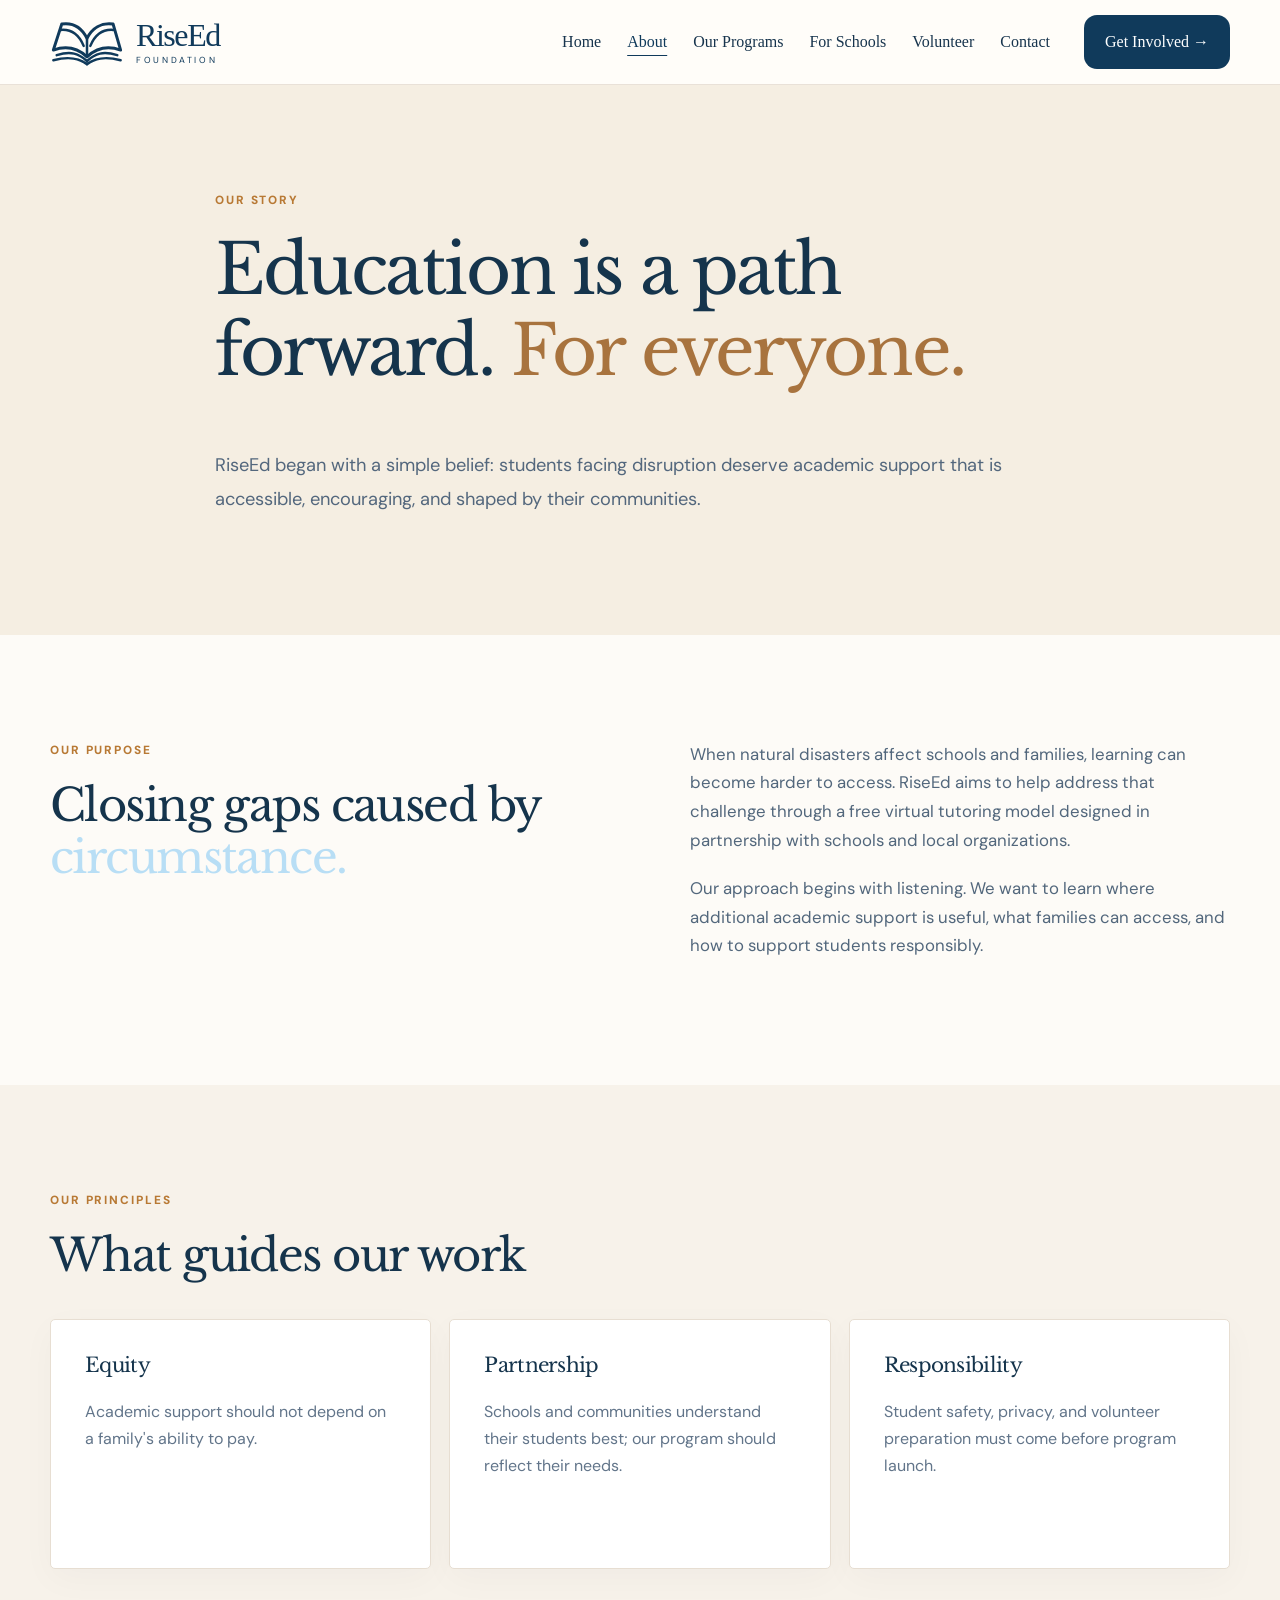
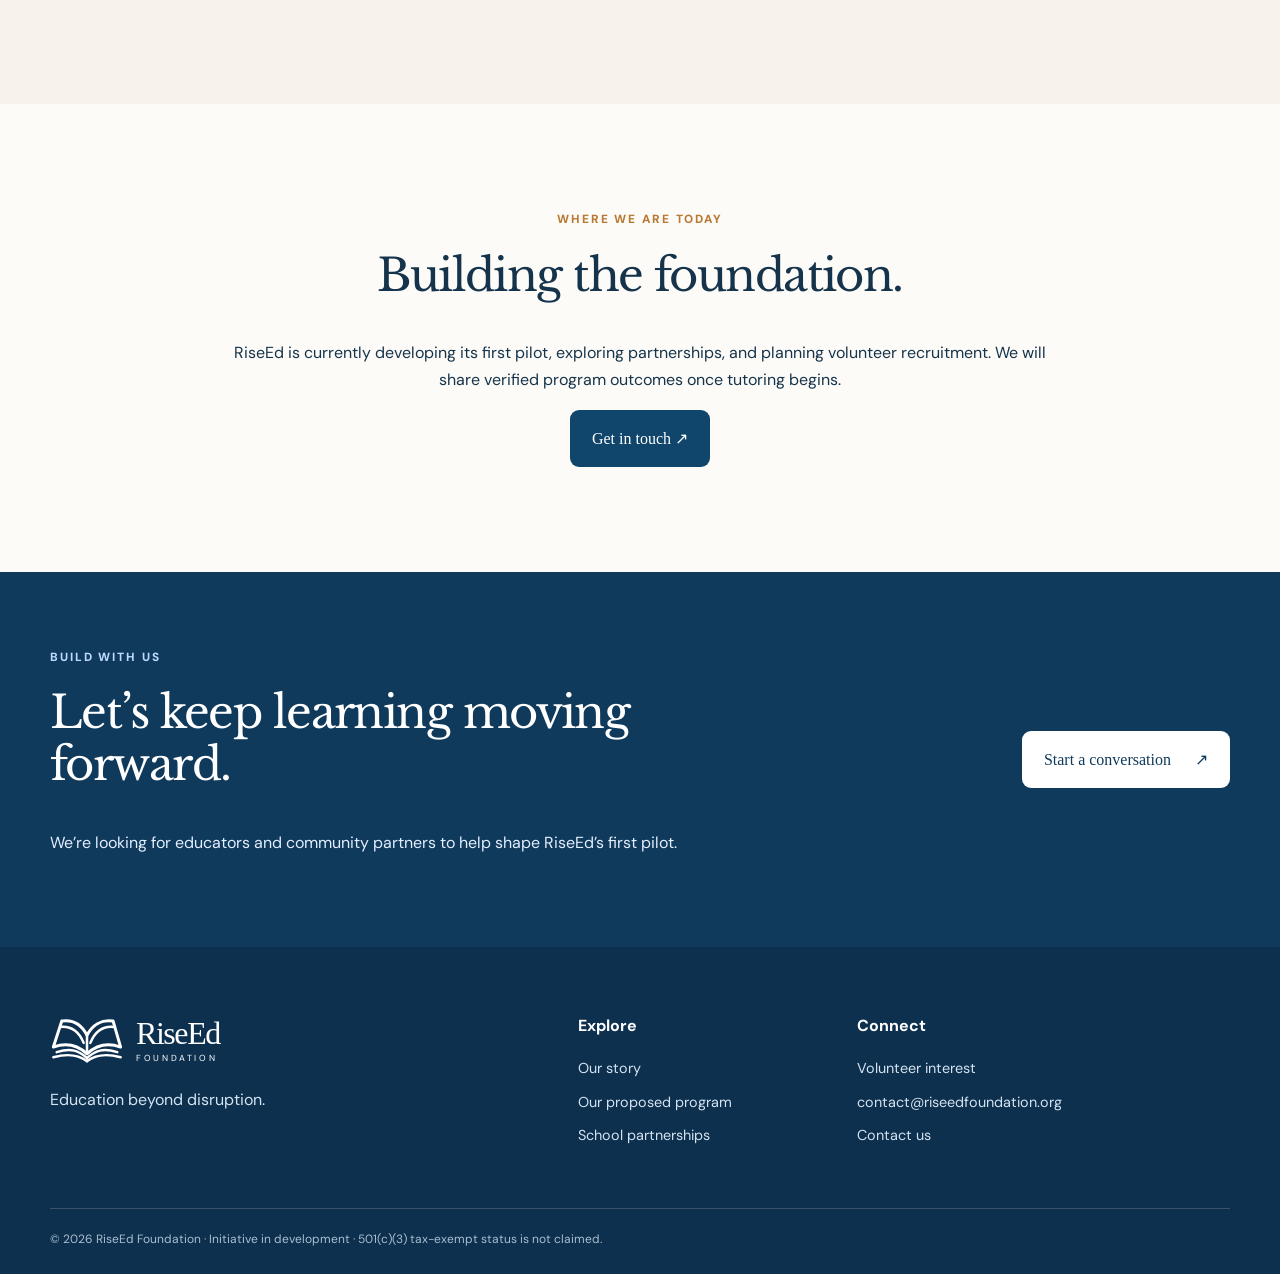
<file: about.html>
<!doctype html><html lang="en"><head><meta charset="utf-8"><meta name="viewport" content="width=device-width,initial-scale=1"><meta name="theme-color" content="#122b4b"><meta name="description" content="Learn why RiseEd Foundation is developing disaster-recovery tutoring and what guides the initiative."><title>About Us | RiseEd Foundation</title><link rel="stylesheet" href="styles.css"><link rel="stylesheet" href="warm.css"></head><body><a class="skip" href="#main">Skip to content</a><header class="header"><div class="wrap header-inner"><a class="logo" href="index.html" aria-label="RiseEd Foundation homepage"><svg class="book-icon" viewBox="0 0 88 64" aria-hidden="true"><path d="M44 49C31 37 18 36 4 41L14 10C28 8 38 15 44 27C50 15 61 8 75 10L84 41C70 36 57 37 44 49Z" fill="none" stroke="currentColor" stroke-width="3.5" stroke-linejoin="round"/><path d="M44 27V49M13 17C27 16 35 24 40 36M75 17C61 16 53 24 48 36M8 47C25 42 34 45 44 54C54 45 63 42 80 47M4 53C24 48 35 51 44 58C53 51 64 48 84 53" fill="none" stroke="currentColor" stroke-width="3" stroke-linecap="round"/></svg><span>RiseEd<small>FOUNDATION</small></span></a><button class="menu" aria-expanded="false" aria-controls="nav">Menu <span aria-hidden="true">☰</span></button><nav id="nav" aria-label="Main navigation"><a href="index.html" >Home</a><a href="about.html" aria-current="page" >About</a><a href="programs.html" >Our Programs</a><a href="schools.html" >For Schools</a><a href="volunteer.html" >Volunteer</a><a href="contact.html" >Contact</a><a class="nav-cta" href="volunteer.html">Get Involved →</a></nav></div></header><main id="main"><section class="page-hero"><div class="wrap narrow"><p class="eyebrow">OUR STORY</p><h1>Education is a path forward. <em>For everyone.</em></h1><p class="lead">RiseEd began with a simple belief: students facing disruption deserve academic support that is accessible, encouraging, and shaped by their communities.</p></div></section><section class="section"><div class="wrap split"><div><p class="eyebrow">OUR PURPOSE</p><h2>Closing gaps caused by <em>circumstance.</em></h2></div><div class="prose"><p>When natural disasters affect schools and families, learning can become harder to access. RiseEd aims to help address that challenge through a free virtual tutoring model designed in partnership with schools and local organizations.</p><p>Our approach begins with listening. We want to learn where additional academic support is useful, what families can access, and how to support students responsibly.</p></div></div></section><section class="section tint"><div class="wrap"><p class="eyebrow">OUR PRINCIPLES</p><h2>What guides our work</h2><div class="card-grid"><article class="feature"><h3>Equity</h3><p>Academic support should not depend on a family's ability to pay.</p></article><article class="feature"><h3>Partnership</h3><p>Schools and communities understand their students best; our program should reflect their needs.</p></article><article class="feature"><h3>Responsibility</h3><p>Student safety, privacy, and volunteer preparation must come before program launch.</p></article></div></div></section><section class="section"><div class="wrap narrow center"><p class="eyebrow">WHERE WE ARE TODAY</p><h2>Building the foundation.</h2><p>RiseEd is currently developing its first pilot, exploring partnerships, and planning volunteer recruitment. We will share verified program outcomes once tutoring begins.</p><a class="btn btn-primary" href="contact.html">Get in touch ↗</a></div></section><section class="cta"><div class="wrap cta-inner"><div><p class="eyebrow">BUILD WITH US</p><h2>Let’s keep learning moving forward.</h2><p>We’re looking for educators and community partners to help shape RiseEd’s first pilot.</p></div><a class="btn btn-white" href="contact.html">Start a conversation <span>↗</span></a></div></section></main><footer class="footer"><div class="wrap footer-grid"><div><a class="logo logo-footer" href="index.html"><svg class="book-icon" viewBox="0 0 88 64" aria-hidden="true"><path d="M44 49C31 37 18 36 4 41L14 10C28 8 38 15 44 27C50 15 61 8 75 10L84 41C70 36 57 37 44 49Z" fill="none" stroke="currentColor" stroke-width="3.5" stroke-linejoin="round"/><path d="M44 27V49M13 17C27 16 35 24 40 36M75 17C61 16 53 24 48 36M8 47C25 42 34 45 44 54C54 45 63 42 80 47M4 53C24 48 35 51 44 58C53 51 64 48 84 53" fill="none" stroke="currentColor" stroke-width="3" stroke-linecap="round"/></svg><span>RiseEd<small>FOUNDATION</small></span></a><p>Education beyond disruption.</p></div><div><strong>Explore</strong><a href="about.html">Our story</a><a href="programs.html">Our proposed program</a><a href="schools.html">School partnerships</a></div><div><strong>Connect</strong><a href="volunteer.html">Volunteer interest</a><a href="mailto:contact@riseedfoundation.org">contact@riseedfoundation.org</a><a href="contact.html">Contact us</a></div></div><div class="wrap legal">© <span id="year"></span> RiseEd Foundation · Initiative in development · 501(c)(3) tax-exempt status is not claimed.</div></footer><script src="script.js" defer></script></body></html>
</file>
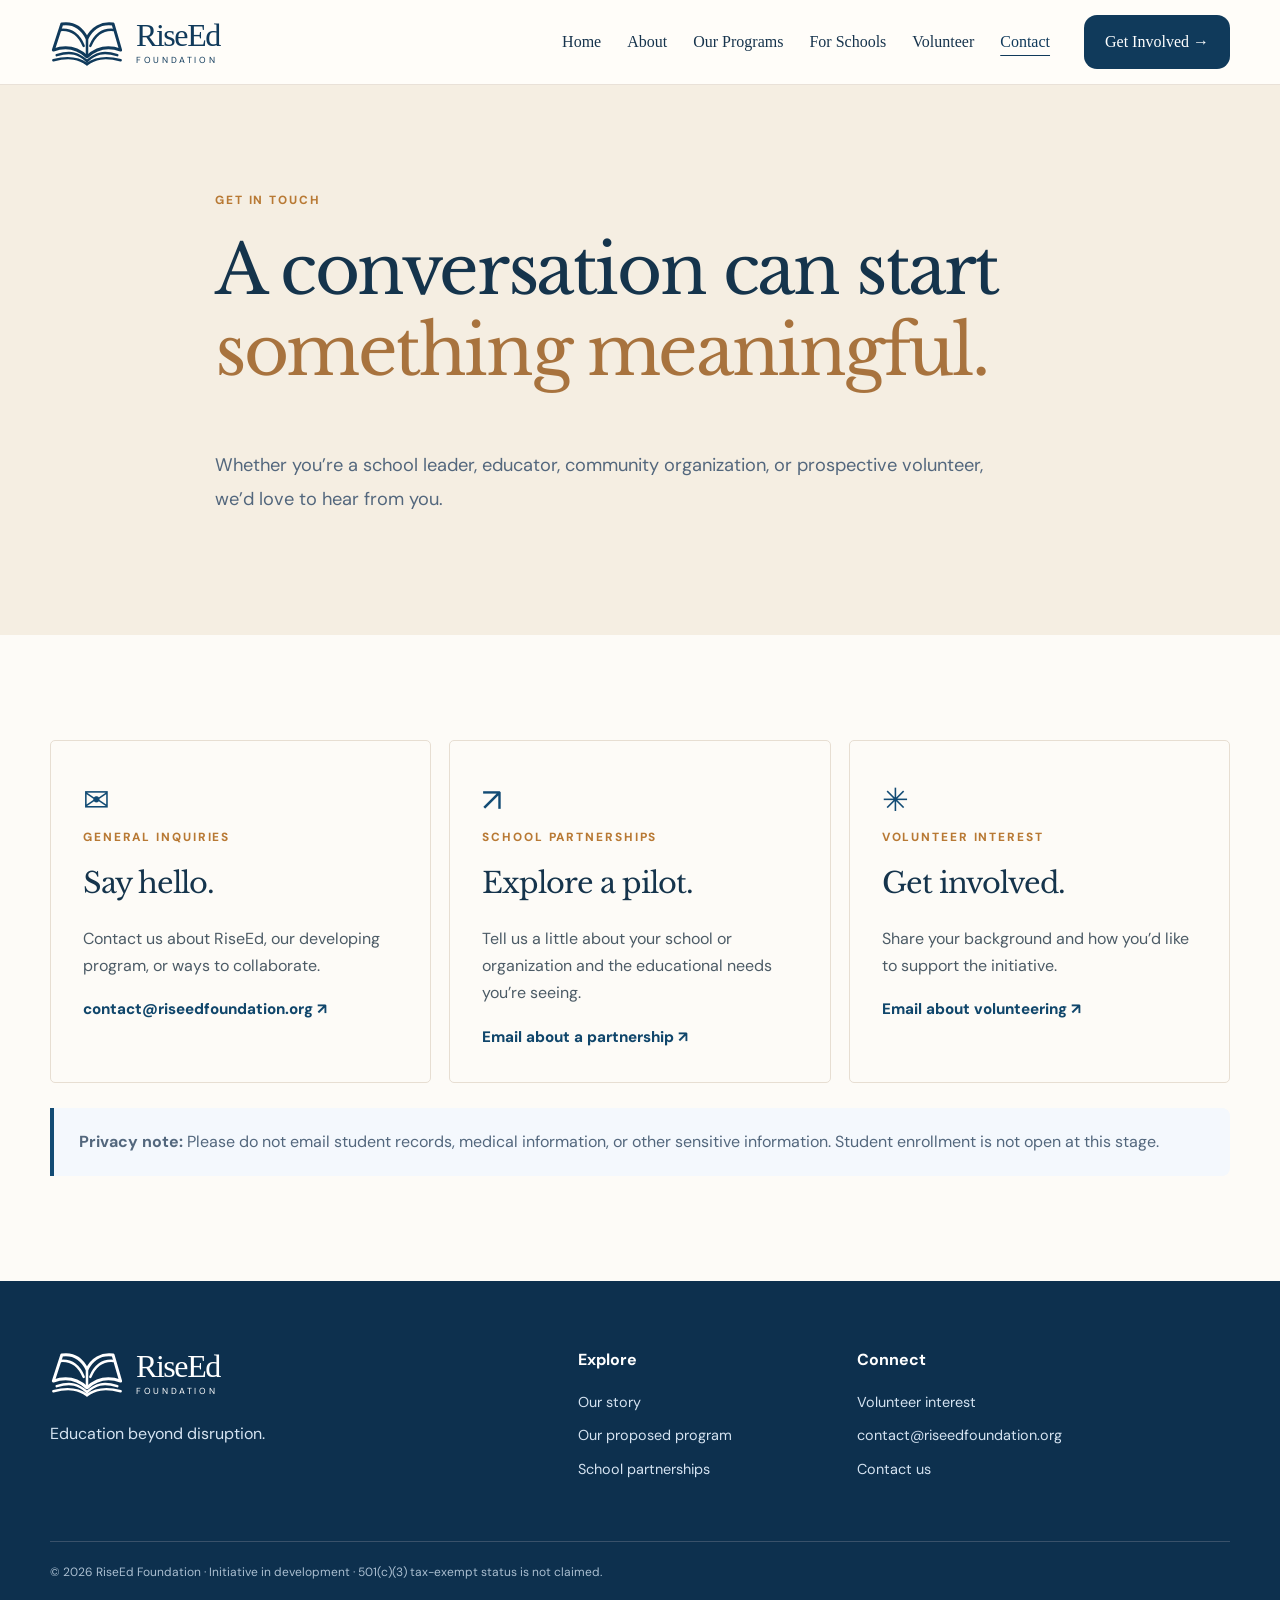
<file: contact.html>
<!doctype html><html lang="en"><head><meta charset="utf-8"><meta name="viewport" content="width=device-width,initial-scale=1"><meta name="theme-color" content="#122b4b"><meta name="description" content="Get in touch with RiseEd Foundation about school partnerships or volunteering."><title>Contact | RiseEd Foundation</title><link rel="stylesheet" href="styles.css"><link rel="stylesheet" href="warm.css"></head><body><a class="skip" href="#main">Skip to content</a><header class="header"><div class="wrap header-inner"><a class="logo" href="index.html" aria-label="RiseEd Foundation homepage"><svg class="book-icon" viewBox="0 0 88 64" aria-hidden="true"><path d="M44 49C31 37 18 36 4 41L14 10C28 8 38 15 44 27C50 15 61 8 75 10L84 41C70 36 57 37 44 49Z" fill="none" stroke="currentColor" stroke-width="3.5" stroke-linejoin="round"/><path d="M44 27V49M13 17C27 16 35 24 40 36M75 17C61 16 53 24 48 36M8 47C25 42 34 45 44 54C54 45 63 42 80 47M4 53C24 48 35 51 44 58C53 51 64 48 84 53" fill="none" stroke="currentColor" stroke-width="3" stroke-linecap="round"/></svg><span>RiseEd<small>FOUNDATION</small></span></a><button class="menu" aria-expanded="false" aria-controls="nav">Menu <span aria-hidden="true">☰</span></button><nav id="nav" aria-label="Main navigation"><a href="index.html" >Home</a><a href="about.html" >About</a><a href="programs.html" >Our Programs</a><a href="schools.html" >For Schools</a><a href="volunteer.html" >Volunteer</a><a href="contact.html" aria-current="page" >Contact</a><a class="nav-cta" href="volunteer.html">Get Involved →</a></nav></div></header><main id="main"><section class="page-hero"><div class="wrap narrow"><p class="eyebrow">GET IN TOUCH</p><h1>A conversation can start <em>something meaningful.</em></h1><p class="lead">Whether you’re a school leader, educator, community organization, or prospective volunteer, we’d love to hear from you.</p></div></section><section class="section"><div class="wrap contact-grid"><div class="contact-card"><span class="contact-icon">✉</span><p class="eyebrow">GENERAL INQUIRIES</p><h2>Say hello.</h2><p>Contact us about RiseEd, our developing program, or ways to collaborate.</p><a class="text-link break" href="mailto:contact@riseedfoundation.org">contact@riseedfoundation.org ↗</a></div><div class="contact-card"><span class="contact-icon">↗</span><p class="eyebrow">SCHOOL PARTNERSHIPS</p><h2>Explore a pilot.</h2><p>Tell us a little about your school or organization and the educational needs you’re seeing.</p><a class="text-link" href="mailto:contact@riseedfoundation.org?subject=RiseEd%20School%20Partnership%20Inquiry">Email about a partnership ↗</a></div><div class="contact-card"><span class="contact-icon">✳</span><p class="eyebrow">VOLUNTEER INTEREST</p><h2>Get involved.</h2><p>Share your background and how you’d like to support the initiative.</p><a class="text-link" href="mailto:contact@riseedfoundation.org?subject=RiseEd%20Volunteer%20Interest">Email about volunteering ↗</a></div></div><div class="wrap"><div class="notice notice-wide"><strong>Privacy note:</strong> Please do not email student records, medical information, or other sensitive information. Student enrollment is not open at this stage.</div></div></section></main><footer class="footer"><div class="wrap footer-grid"><div><a class="logo logo-footer" href="index.html"><svg class="book-icon" viewBox="0 0 88 64" aria-hidden="true"><path d="M44 49C31 37 18 36 4 41L14 10C28 8 38 15 44 27C50 15 61 8 75 10L84 41C70 36 57 37 44 49Z" fill="none" stroke="currentColor" stroke-width="3.5" stroke-linejoin="round"/><path d="M44 27V49M13 17C27 16 35 24 40 36M75 17C61 16 53 24 48 36M8 47C25 42 34 45 44 54C54 45 63 42 80 47M4 53C24 48 35 51 44 58C53 51 64 48 84 53" fill="none" stroke="currentColor" stroke-width="3" stroke-linecap="round"/></svg><span>RiseEd<small>FOUNDATION</small></span></a><p>Education beyond disruption.</p></div><div><strong>Explore</strong><a href="about.html">Our story</a><a href="programs.html">Our proposed program</a><a href="schools.html">School partnerships</a></div><div><strong>Connect</strong><a href="volunteer.html">Volunteer interest</a><a href="mailto:contact@riseedfoundation.org">contact@riseedfoundation.org</a><a href="contact.html">Contact us</a></div></div><div class="wrap legal">© <span id="year"></span> RiseEd Foundation · Initiative in development · 501(c)(3) tax-exempt status is not claimed.</div></footer><script src="script.js" defer></script></body></html>
</file>
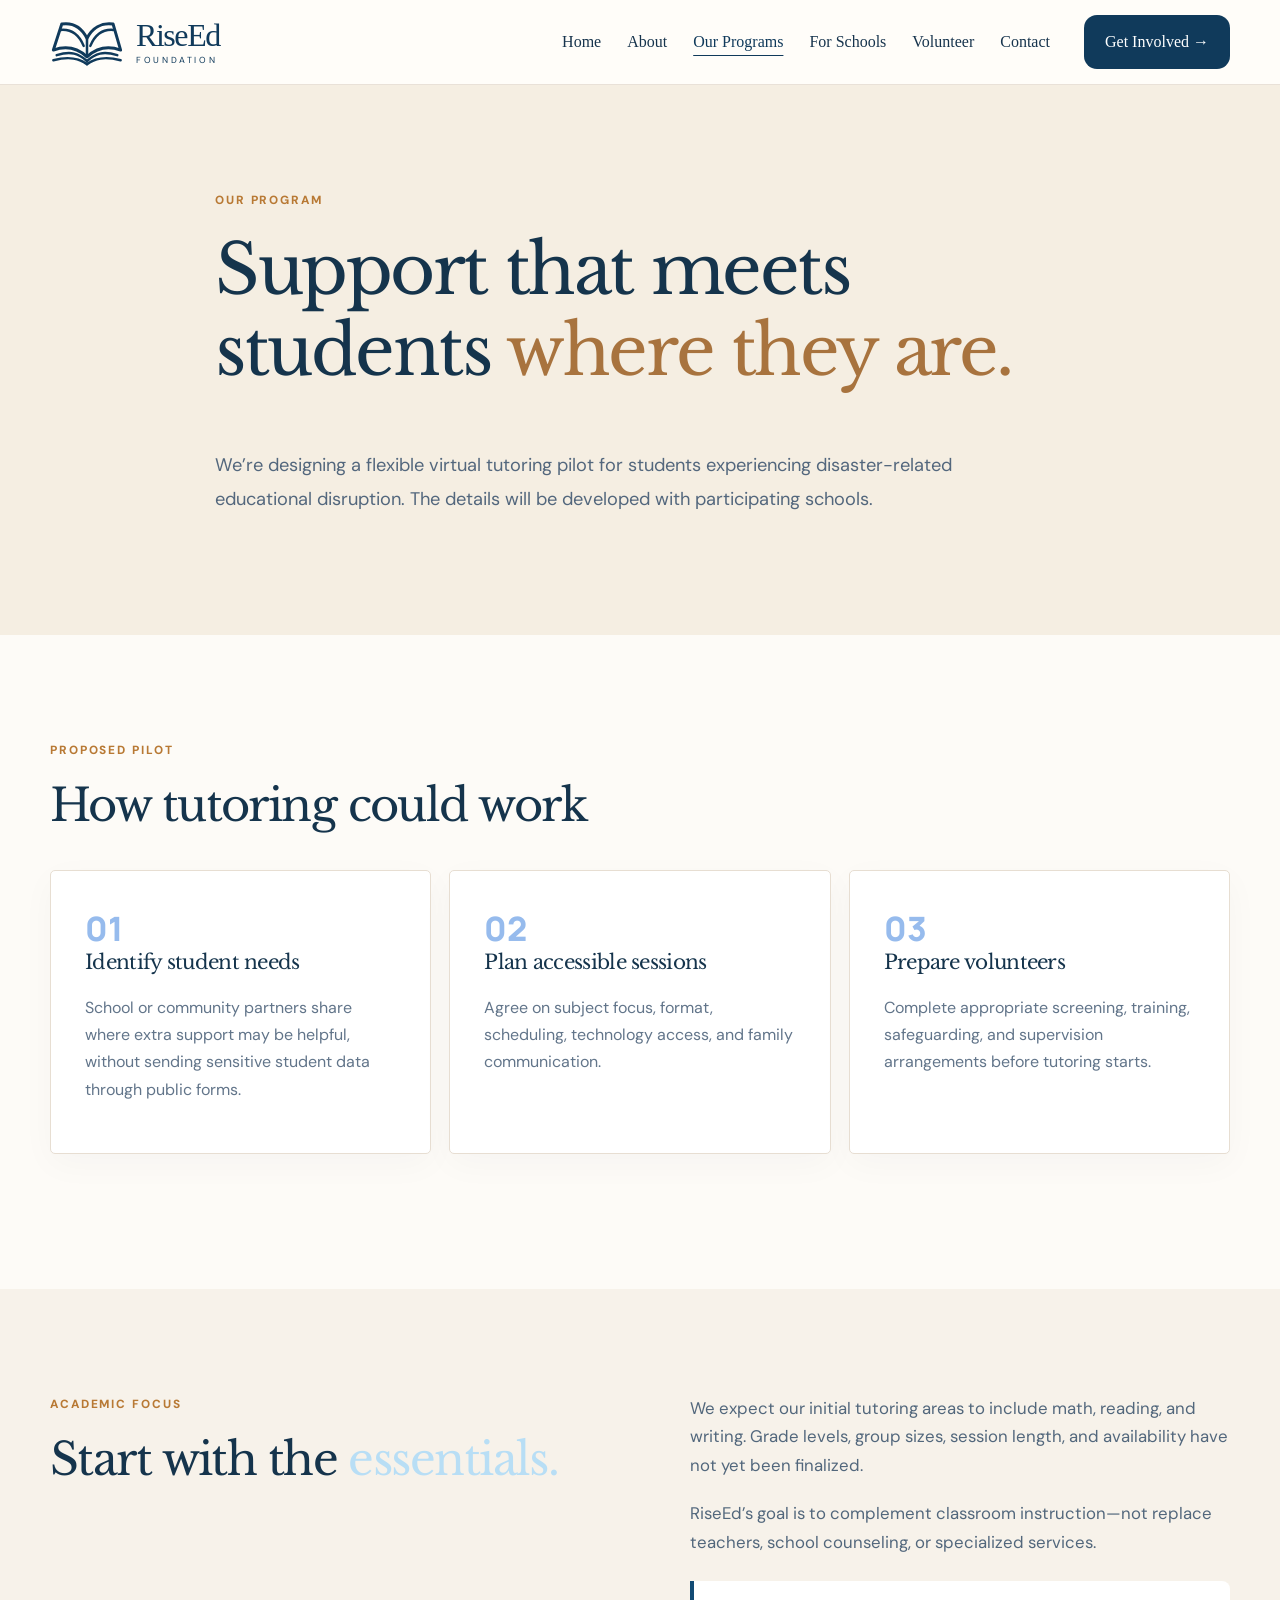
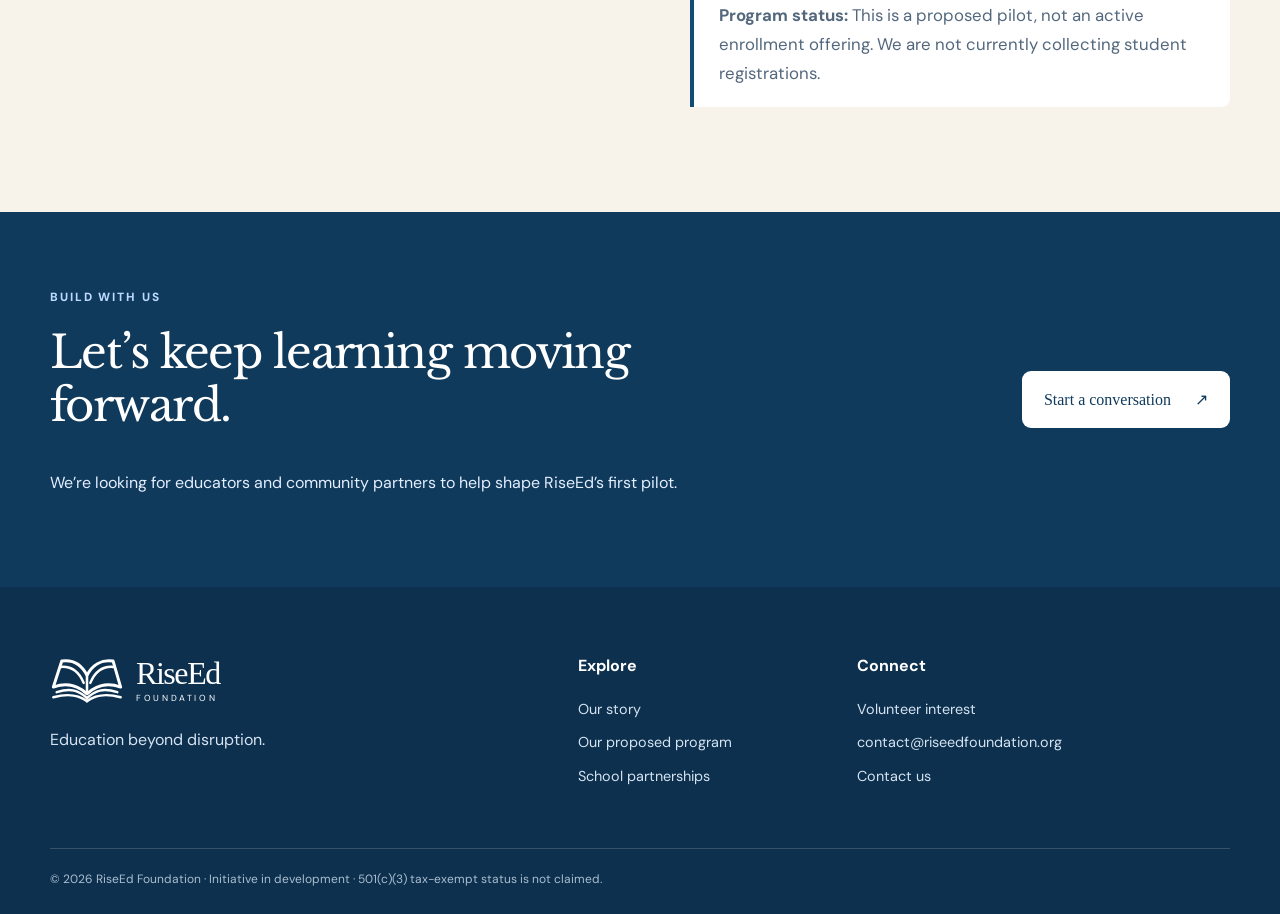
<file: programs.html>
<!doctype html><html lang="en"><head><meta charset="utf-8"><meta name="viewport" content="width=device-width,initial-scale=1"><meta name="theme-color" content="#122b4b"><meta name="description" content="Explore RiseEd Foundation’s proposed free virtual tutoring pilot."><title>Our Programs | RiseEd Foundation</title><link rel="stylesheet" href="styles.css"><link rel="stylesheet" href="warm.css"></head><body><a class="skip" href="#main">Skip to content</a><header class="header"><div class="wrap header-inner"><a class="logo" href="index.html" aria-label="RiseEd Foundation homepage"><svg class="book-icon" viewBox="0 0 88 64" aria-hidden="true"><path d="M44 49C31 37 18 36 4 41L14 10C28 8 38 15 44 27C50 15 61 8 75 10L84 41C70 36 57 37 44 49Z" fill="none" stroke="currentColor" stroke-width="3.5" stroke-linejoin="round"/><path d="M44 27V49M13 17C27 16 35 24 40 36M75 17C61 16 53 24 48 36M8 47C25 42 34 45 44 54C54 45 63 42 80 47M4 53C24 48 35 51 44 58C53 51 64 48 84 53" fill="none" stroke="currentColor" stroke-width="3" stroke-linecap="round"/></svg><span>RiseEd<small>FOUNDATION</small></span></a><button class="menu" aria-expanded="false" aria-controls="nav">Menu <span aria-hidden="true">☰</span></button><nav id="nav" aria-label="Main navigation"><a href="index.html" >Home</a><a href="about.html" >About</a><a href="programs.html" aria-current="page" >Our Programs</a><a href="schools.html" >For Schools</a><a href="volunteer.html" >Volunteer</a><a href="contact.html" >Contact</a><a class="nav-cta" href="volunteer.html">Get Involved →</a></nav></div></header><main id="main"><section class="page-hero"><div class="wrap narrow"><p class="eyebrow">OUR PROGRAM</p><h1>Support that meets students <em>where they are.</em></h1><p class="lead">We’re designing a flexible virtual tutoring pilot for students experiencing disaster-related educational disruption. The details will be developed with participating schools.</p></div></section><section class="section"><div class="wrap"><p class="eyebrow">PROPOSED PILOT</p><h2>How tutoring could work</h2><div class="card-grid"><article class="feature"><span class="step-number">01</span><h3>Identify student needs</h3><p>School or community partners share where extra support may be helpful, without sending sensitive student data through public forms.</p></article><article class="feature"><span class="step-number">02</span><h3>Plan accessible sessions</h3><p>Agree on subject focus, format, scheduling, technology access, and family communication.</p></article><article class="feature"><span class="step-number">03</span><h3>Prepare volunteers</h3><p>Complete appropriate screening, training, safeguarding, and supervision arrangements before tutoring starts.</p></article></div></div></section><section class="section tint"><div class="wrap split"><div><p class="eyebrow">ACADEMIC FOCUS</p><h2>Start with the <em>essentials.</em></h2></div><div class="prose"><p>We expect our initial tutoring areas to include math, reading, and writing. Grade levels, group sizes, session length, and availability have not yet been finalized.</p><p>RiseEd’s goal is to complement classroom instruction—not replace teachers, school counseling, or specialized services.</p><div class="notice"><strong>Program status:</strong> This is a proposed pilot, not an active enrollment offering. We are not currently collecting student registrations.</div></div></div></section><section class="cta"><div class="wrap cta-inner"><div><p class="eyebrow">BUILD WITH US</p><h2>Let’s keep learning moving forward.</h2><p>We’re looking for educators and community partners to help shape RiseEd’s first pilot.</p></div><a class="btn btn-white" href="contact.html">Start a conversation <span>↗</span></a></div></section></main><footer class="footer"><div class="wrap footer-grid"><div><a class="logo logo-footer" href="index.html"><svg class="book-icon" viewBox="0 0 88 64" aria-hidden="true"><path d="M44 49C31 37 18 36 4 41L14 10C28 8 38 15 44 27C50 15 61 8 75 10L84 41C70 36 57 37 44 49Z" fill="none" stroke="currentColor" stroke-width="3.5" stroke-linejoin="round"/><path d="M44 27V49M13 17C27 16 35 24 40 36M75 17C61 16 53 24 48 36M8 47C25 42 34 45 44 54C54 45 63 42 80 47M4 53C24 48 35 51 44 58C53 51 64 48 84 53" fill="none" stroke="currentColor" stroke-width="3" stroke-linecap="round"/></svg><span>RiseEd<small>FOUNDATION</small></span></a><p>Education beyond disruption.</p></div><div><strong>Explore</strong><a href="about.html">Our story</a><a href="programs.html">Our proposed program</a><a href="schools.html">School partnerships</a></div><div><strong>Connect</strong><a href="volunteer.html">Volunteer interest</a><a href="mailto:contact@riseedfoundation.org">contact@riseedfoundation.org</a><a href="contact.html">Contact us</a></div></div><div class="wrap legal">© <span id="year"></span> RiseEd Foundation · Initiative in development · 501(c)(3) tax-exempt status is not claimed.</div></footer><script src="script.js" defer></script></body></html>
</file>
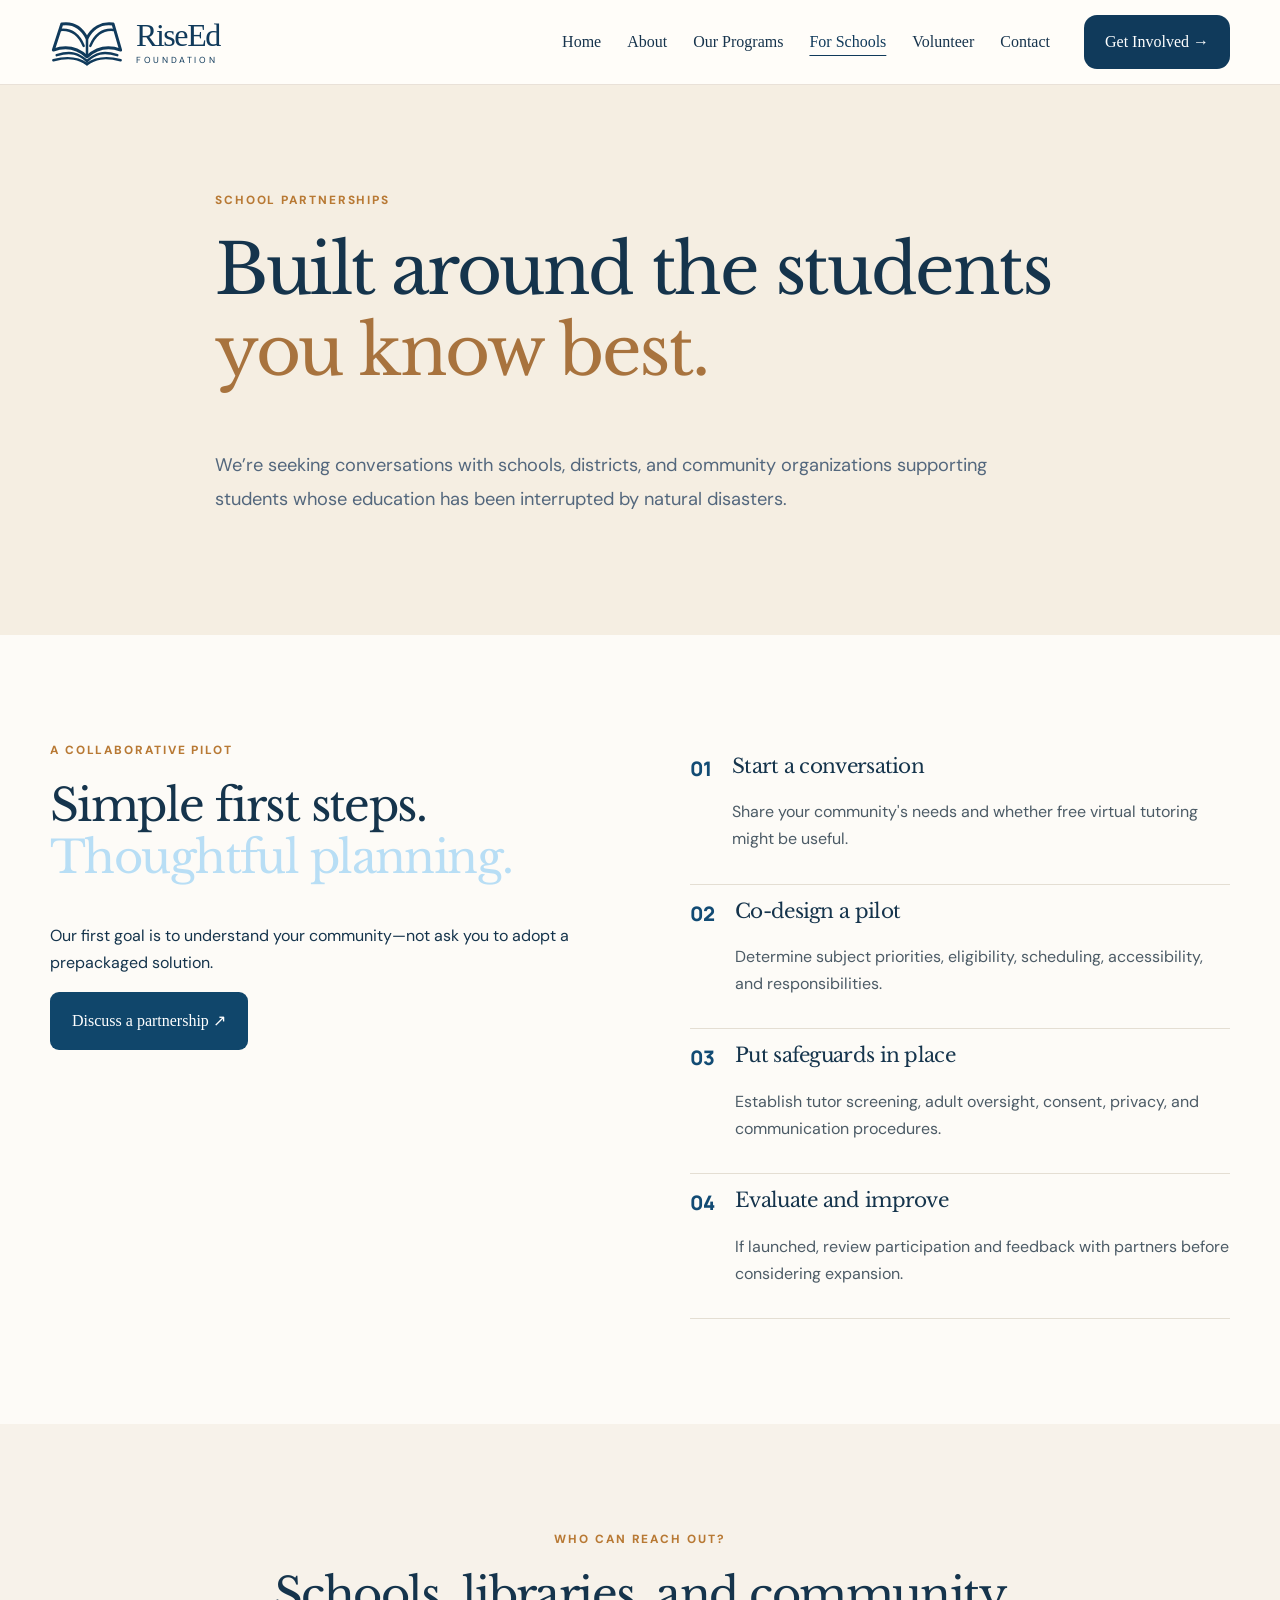
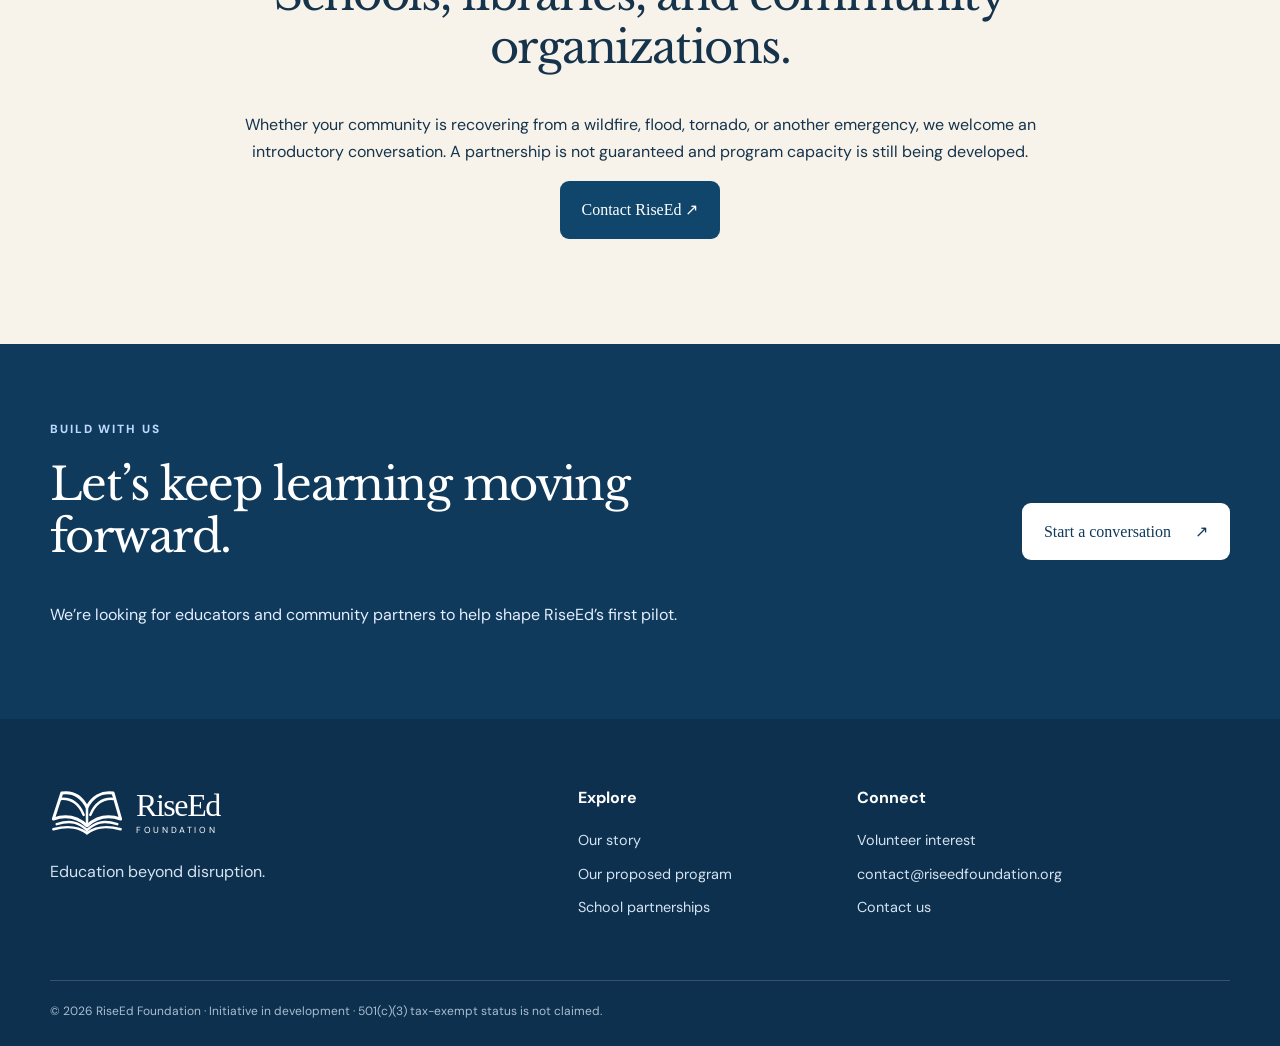
<file: schools.html>
<!doctype html><html lang="en"><head><meta charset="utf-8"><meta name="viewport" content="width=device-width,initial-scale=1"><meta name="theme-color" content="#122b4b"><meta name="description" content="Explore a proposed school partnership with RiseEd Foundation for disaster-disrupted learning."><title>Partner With Schools | RiseEd Foundation</title><link rel="stylesheet" href="styles.css"><link rel="stylesheet" href="warm.css"></head><body><a class="skip" href="#main">Skip to content</a><header class="header"><div class="wrap header-inner"><a class="logo" href="index.html" aria-label="RiseEd Foundation homepage"><svg class="book-icon" viewBox="0 0 88 64" aria-hidden="true"><path d="M44 49C31 37 18 36 4 41L14 10C28 8 38 15 44 27C50 15 61 8 75 10L84 41C70 36 57 37 44 49Z" fill="none" stroke="currentColor" stroke-width="3.5" stroke-linejoin="round"/><path d="M44 27V49M13 17C27 16 35 24 40 36M75 17C61 16 53 24 48 36M8 47C25 42 34 45 44 54C54 45 63 42 80 47M4 53C24 48 35 51 44 58C53 51 64 48 84 53" fill="none" stroke="currentColor" stroke-width="3" stroke-linecap="round"/></svg><span>RiseEd<small>FOUNDATION</small></span></a><button class="menu" aria-expanded="false" aria-controls="nav">Menu <span aria-hidden="true">☰</span></button><nav id="nav" aria-label="Main navigation"><a href="index.html" >Home</a><a href="about.html" >About</a><a href="programs.html" >Our Programs</a><a href="schools.html" aria-current="page" >For Schools</a><a href="volunteer.html" >Volunteer</a><a href="contact.html" >Contact</a><a class="nav-cta" href="volunteer.html">Get Involved →</a></nav></div></header><main id="main"><section class="page-hero"><div class="wrap narrow"><p class="eyebrow">SCHOOL PARTNERSHIPS</p><h1>Built around the students <em>you know best.</em></h1><p class="lead">We’re seeking conversations with schools, districts, and community organizations supporting students whose education has been interrupted by natural disasters.</p></div></section><section class="section"><div class="wrap split"><div><p class="eyebrow">A COLLABORATIVE PILOT</p><h2>Simple first steps. <em>Thoughtful planning.</em></h2><p>Our first goal is to understand your community—not ask you to adopt a prepackaged solution.</p><a class="btn btn-primary" href="mailto:contact@riseedfoundation.org?subject=RiseEd%20School%20Partnership%20Inquiry">Discuss a partnership ↗</a></div><div class="timeline"><div><span>01</span><div><h3>Start a conversation</h3><p>Share your community's needs and whether free virtual tutoring might be useful.</p></div></div><div><span>02</span><div><h3>Co-design a pilot</h3><p>Determine subject priorities, eligibility, scheduling, accessibility, and responsibilities.</p></div></div><div><span>03</span><div><h3>Put safeguards in place</h3><p>Establish tutor screening, adult oversight, consent, privacy, and communication procedures.</p></div></div><div><span>04</span><div><h3>Evaluate and improve</h3><p>If launched, review participation and feedback with partners before considering expansion.</p></div></div></div></div></section><section class="section tint"><div class="wrap narrow center"><p class="eyebrow">WHO CAN REACH OUT?</p><h2>Schools, libraries, and community organizations.</h2><p>Whether your community is recovering from a wildfire, flood, tornado, or another emergency, we welcome an introductory conversation. A partnership is not guaranteed and program capacity is still being developed.</p><a class="btn btn-primary" href="contact.html">Contact RiseEd ↗</a></div></section><section class="cta"><div class="wrap cta-inner"><div><p class="eyebrow">BUILD WITH US</p><h2>Let’s keep learning moving forward.</h2><p>We’re looking for educators and community partners to help shape RiseEd’s first pilot.</p></div><a class="btn btn-white" href="contact.html">Start a conversation <span>↗</span></a></div></section></main><footer class="footer"><div class="wrap footer-grid"><div><a class="logo logo-footer" href="index.html"><svg class="book-icon" viewBox="0 0 88 64" aria-hidden="true"><path d="M44 49C31 37 18 36 4 41L14 10C28 8 38 15 44 27C50 15 61 8 75 10L84 41C70 36 57 37 44 49Z" fill="none" stroke="currentColor" stroke-width="3.5" stroke-linejoin="round"/><path d="M44 27V49M13 17C27 16 35 24 40 36M75 17C61 16 53 24 48 36M8 47C25 42 34 45 44 54C54 45 63 42 80 47M4 53C24 48 35 51 44 58C53 51 64 48 84 53" fill="none" stroke="currentColor" stroke-width="3" stroke-linecap="round"/></svg><span>RiseEd<small>FOUNDATION</small></span></a><p>Education beyond disruption.</p></div><div><strong>Explore</strong><a href="about.html">Our story</a><a href="programs.html">Our proposed program</a><a href="schools.html">School partnerships</a></div><div><strong>Connect</strong><a href="volunteer.html">Volunteer interest</a><a href="mailto:contact@riseedfoundation.org">contact@riseedfoundation.org</a><a href="contact.html">Contact us</a></div></div><div class="wrap legal">© <span id="year"></span> RiseEd Foundation · Initiative in development · 501(c)(3) tax-exempt status is not claimed.</div></footer><script src="script.js" defer></script></body></html>
</file>
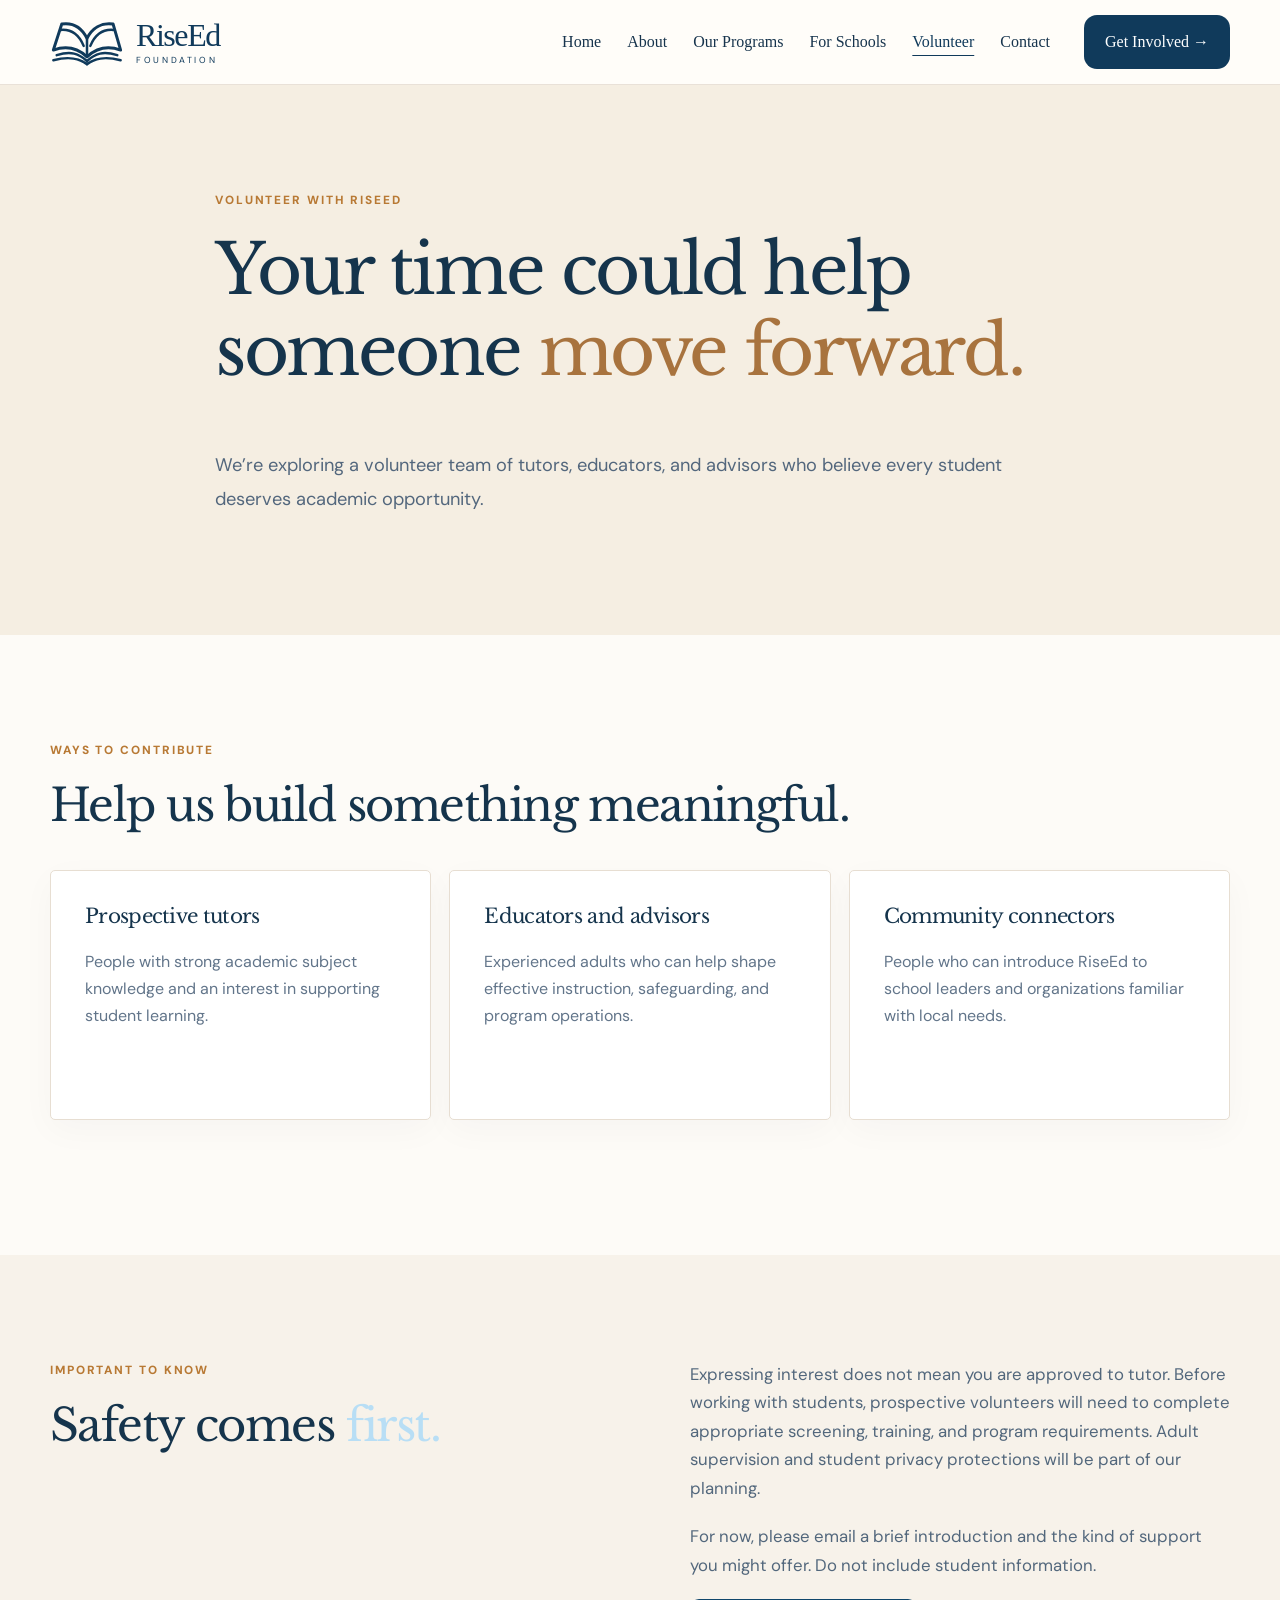
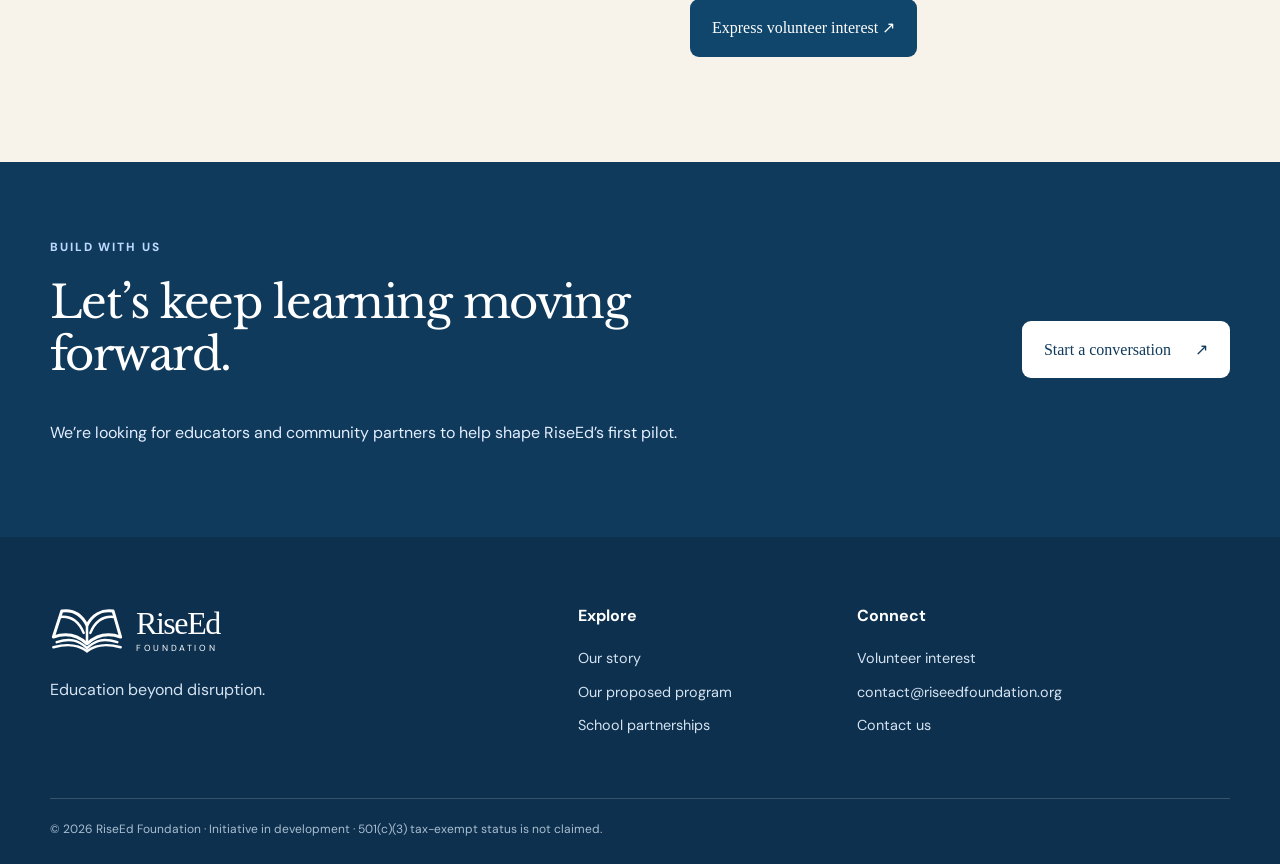
<file: volunteer.html>
<!doctype html><html lang="en"><head><meta charset="utf-8"><meta name="viewport" content="width=device-width,initial-scale=1"><meta name="theme-color" content="#122b4b"><meta name="description" content="Express interest in supporting RiseEd Foundation’s future tutoring pilot."><title>Volunteer | RiseEd Foundation</title><link rel="stylesheet" href="styles.css"><link rel="stylesheet" href="warm.css"></head><body><a class="skip" href="#main">Skip to content</a><header class="header"><div class="wrap header-inner"><a class="logo" href="index.html" aria-label="RiseEd Foundation homepage"><svg class="book-icon" viewBox="0 0 88 64" aria-hidden="true"><path d="M44 49C31 37 18 36 4 41L14 10C28 8 38 15 44 27C50 15 61 8 75 10L84 41C70 36 57 37 44 49Z" fill="none" stroke="currentColor" stroke-width="3.5" stroke-linejoin="round"/><path d="M44 27V49M13 17C27 16 35 24 40 36M75 17C61 16 53 24 48 36M8 47C25 42 34 45 44 54C54 45 63 42 80 47M4 53C24 48 35 51 44 58C53 51 64 48 84 53" fill="none" stroke="currentColor" stroke-width="3" stroke-linecap="round"/></svg><span>RiseEd<small>FOUNDATION</small></span></a><button class="menu" aria-expanded="false" aria-controls="nav">Menu <span aria-hidden="true">☰</span></button><nav id="nav" aria-label="Main navigation"><a href="index.html" >Home</a><a href="about.html" >About</a><a href="programs.html" >Our Programs</a><a href="schools.html" >For Schools</a><a href="volunteer.html" aria-current="page" >Volunteer</a><a href="contact.html" >Contact</a><a class="nav-cta" href="volunteer.html">Get Involved →</a></nav></div></header><main id="main"><section class="page-hero"><div class="wrap narrow"><p class="eyebrow">VOLUNTEER WITH RISEED</p><h1>Your time could help someone <em>move forward.</em></h1><p class="lead">We’re exploring a volunteer team of tutors, educators, and advisors who believe every student deserves academic opportunity.</p></div></section><section class="section"><div class="wrap"><p class="eyebrow">WAYS TO CONTRIBUTE</p><h2>Help us build something meaningful.</h2><div class="card-grid"><article class="feature"><h3>Prospective tutors</h3><p>People with strong academic subject knowledge and an interest in supporting student learning.</p></article><article class="feature"><h3>Educators and advisors</h3><p>Experienced adults who can help shape effective instruction, safeguarding, and program operations.</p></article><article class="feature"><h3>Community connectors</h3><p>People who can introduce RiseEd to school leaders and organizations familiar with local needs.</p></article></div></div></section><section class="section tint"><div class="wrap split"><div><p class="eyebrow">IMPORTANT TO KNOW</p><h2>Safety comes <em>first.</em></h2></div><div class="prose"><p>Expressing interest does not mean you are approved to tutor. Before working with students, prospective volunteers will need to complete appropriate screening, training, and program requirements. Adult supervision and student privacy protections will be part of our planning.</p><p>For now, please email a brief introduction and the kind of support you might offer. Do not include student information.</p><a class="btn btn-primary" href="mailto:contact@riseedfoundation.org?subject=RiseEd%20Volunteer%20Interest">Express volunteer interest ↗</a></div></div></section><section class="cta"><div class="wrap cta-inner"><div><p class="eyebrow">BUILD WITH US</p><h2>Let’s keep learning moving forward.</h2><p>We’re looking for educators and community partners to help shape RiseEd’s first pilot.</p></div><a class="btn btn-white" href="contact.html">Start a conversation <span>↗</span></a></div></section></main><footer class="footer"><div class="wrap footer-grid"><div><a class="logo logo-footer" href="index.html"><svg class="book-icon" viewBox="0 0 88 64" aria-hidden="true"><path d="M44 49C31 37 18 36 4 41L14 10C28 8 38 15 44 27C50 15 61 8 75 10L84 41C70 36 57 37 44 49Z" fill="none" stroke="currentColor" stroke-width="3.5" stroke-linejoin="round"/><path d="M44 27V49M13 17C27 16 35 24 40 36M75 17C61 16 53 24 48 36M8 47C25 42 34 45 44 54C54 45 63 42 80 47M4 53C24 48 35 51 44 58C53 51 64 48 84 53" fill="none" stroke="currentColor" stroke-width="3" stroke-linecap="round"/></svg><span>RiseEd<small>FOUNDATION</small></span></a><p>Education beyond disruption.</p></div><div><strong>Explore</strong><a href="about.html">Our story</a><a href="programs.html">Our proposed program</a><a href="schools.html">School partnerships</a></div><div><strong>Connect</strong><a href="volunteer.html">Volunteer interest</a><a href="mailto:contact@riseedfoundation.org">contact@riseedfoundation.org</a><a href="contact.html">Contact us</a></div></div><div class="wrap legal">© <span id="year"></span> RiseEd Foundation · Initiative in development · 501(c)(3) tax-exempt status is not claimed.</div></footer><script src="script.js" defer></script></body></html>
</file>
<file: styles.css>
@import url('https://fonts.googleapis.com/css2?family=DM+Sans:wght@400;500;600;700&family=Manrope:wght@400;500;600;700;800&display=swap');:root{--navy:#122b4b;--deep:#0d223b;--blue:#2867d0;--sky:#dceafa;--cream:#f8f7f2;--muted:#607187;--line:#dce4eb}*{box-sizing:border-box}html{scroll-behavior:smooth}body{margin:0;color:var(--navy);background:#fff;font:16px/1.7 'DM Sans',sans-serif}a{color:inherit;text-decoration:none}button{font:inherit}h1,h2,h3,p{margin-top:0}h1,h2,h3{font-family:Manrope,sans-serif;line-height:1.17;letter-spacing:-.045em}h1{font-size:clamp(2.9rem,5.8vw,5.7rem);font-weight:800}h2{font-size:clamp(2.15rem,3.5vw,3.7rem);font-weight:800}h3{font-size:1.25rem;letter-spacing:-.025em}h1 em,h2 em{font-style:normal;color:#4285e5}.wrap{width:min(1180px,calc(100% - 48px));margin:auto}.narrow{max-width:850px}.center{text-align:center}.skip{position:absolute;left:-999px;top:0;background:#fff;padding:12px;z-index:99}.skip:focus{left:12px}.header{position:sticky;top:0;z-index:20;background:#ffffffed;backdrop-filter:blur(18px);border-bottom:1px solid var(--line)}.header-inner{display:flex;align-items:center;justify-content:space-between;min-height:86px;gap:25px}.logo{display:flex;align-items:center;gap:12px;font:800 1.45rem/1 Manrope,sans-serif;letter-spacing:-.05em}.logo small{display:block;letter-spacing:.25em;font-size:.51rem;margin-top:5px}.logo-mark{position:relative;display:grid;place-items:center;background:var(--blue);color:#fff;border-radius:13px;width:44px;height:44px;font-size:1.65rem}.logo-mark span{position:absolute;font-size:.75rem;right:4px;top:4px}.header nav{display:flex;align-items:center;gap:26px}.header nav a{font-size:.88rem;font-weight:700;color:#3e5067}.header nav a:hover,.header nav a[aria-current]{color:var(--blue)}.header nav a:last-child{background:var(--navy);color:#fff;border-radius:8px;padding:11px 17px}.menu{display:none;border:0;background:transparent;font-weight:700}.hero{overflow:hidden;background:linear-gradient(120deg,#f8fbff 0%,#f2f7fc 63%,#e9f3ff 100%);padding:100px 0 110px}.hero-grid{display:grid;grid-template-columns:1.1fr .9fr;align-items:center;gap:65px}.eyebrow{color:var(--blue);font-size:.74rem;font-weight:800;letter-spacing:.16em;text-transform:uppercase;margin-bottom:20px}.pulse{display:inline-block;width:8px;height:8px;background:#46b59c;border-radius:50%;margin-right:8px}.lead{font-size:1.14rem;line-height:1.85;color:#53677d;max-width:690px}.hero .lead{max-width:630px}.buttons{display:flex;flex-wrap:wrap;gap:12px;margin:30px 0 19px}.btn{display:inline-flex;align-items:center;justify-content:center;gap:24px;padding:15px 22px;border-radius:9px;font-size:.9rem;font-weight:800;transition:transform .2s,background .2s}.btn:hover{transform:translateY(-2px)}.btn-primary{background:var(--blue);color:#fff}.btn-secondary{background:#fff;border:1px solid #d2deea}.btn-white{background:#fff;color:var(--navy)}.small-note{font-size:.79rem;color:#718095}.hero-visual{min-height:470px;position:relative;display:grid;place-items:center}.visual-circle{position:absolute;width:450px;height:450px;max-width:100%;border-radius:50%;background:radial-gradient(circle at 30% 25%,#c8e1ff,#7eb4f2 55%,#2867d0 100%);box-shadow:0 40px 80px #2459a92b}.visual-card{position:relative;width:310px;min-height:360px;background:#fff;border-radius:18px;box-shadow:0 25px 60px #123d7640;transform:rotate(-6deg);padding:35px;display:flex;flex-direction:column;justify-content:space-between}.visual-star{font-size:3rem;color:#e9b958}.visual-number{font:700 1.1rem Manrope;color:#aac3df}.visual-line{height:1px;background:#d9e6f3}.visual-card strong{font:800 2.2rem/1.25 Manrope;letter-spacing:-.05em}.visual-arrow{position:absolute;right:28px;bottom:24px;color:var(--blue);font-size:2rem}.visual-label{position:absolute;bottom:5px;right:-15px;transform:rotate(5deg);background:var(--deep);color:#fff;border-radius:7px;padding:12px 18px;font-size:.65rem;letter-spacing:.14em;font-weight:800}.ribbon{background:var(--deep);color:#d6e8fa;padding:21px 0}.ribbon-grid{display:flex;justify-content:space-between;gap:15px;font-size:.72rem;font-weight:800;letter-spacing:.14em}.section{padding:105px 0}.tint{background:var(--cream)}.split{display:grid;grid-template-columns:1fr 1fr;gap:100px;align-items:start}.prose{color:#52677c;font-size:1.05rem}.prose p{margin-bottom:20px}.text-link{color:var(--blue);font-weight:800;font-size:.95rem}.text-link:hover{text-decoration:underline}.section-heading{display:flex;justify-content:space-between;align-items:end;gap:60px;margin-bottom:32px}.section-heading h2{max-width:700px}.section-heading>p{max-width:330px;color:var(--muted)}.card-grid{display:grid;grid-template-columns:repeat(3,1fr);gap:18px;margin:30px 0}.feature{background:#fff;border:1px solid #e4eaf0;border-radius:15px;padding:34px;min-height:250px;box-shadow:0 10px 35px #0b2b4b08}.feature p{color:#62758a}.feature-icon{display:grid;place-items:center;background:#e6f0ff;color:var(--blue);border-radius:10px;width:49px;height:49px;font-size:1.7rem;margin-bottom:28px}.highlight{display:grid;grid-template-columns:1fr .85fr;gap:90px;align-items:center}.highlight p{color:var(--muted)}.quote-panel{background:#e8f1fc;border-radius:16px;padding:55px}.quote-panel p{font:800 2rem/1.35 Manrope;color:var(--navy);letter-spacing:-.04em}.quote-panel span:last-child{font-size:.7rem;font-weight:800;letter-spacing:.16em;color:var(--blue)}.quote-symbol{font:800 5rem/1 Georgia;color:var(--blue)}.page-hero{background:linear-gradient(130deg,#f5f9ff,#e9f2ff);padding:105px 0 100px}.page-hero h1{font-size:clamp(2.9rem,5.4vw,5.3rem)}.page-hero .lead{max-width:790px}.notice{border-left:4px solid var(--blue);padding:20px 25px;background:#fff;color:#53677d;border-radius:0 8px 8px 0;margin-top:25px}.notice-wide{background:#f4f8fd}.step-number{font:800 2.1rem Manrope;color:#96bbed}.timeline>div{display:flex;gap:20px;border-bottom:1px solid var(--line);padding:15px 0}.timeline span{font:800 1.25rem Manrope;color:var(--blue)}.timeline p{color:var(--muted)}.contact-grid{display:grid;grid-template-columns:repeat(3,1fr);gap:18px}.contact-card{border:1px solid var(--line);border-radius:14px;padding:32px}.contact-card h2{font-size:1.8rem}.contact-card p:not(.eyebrow){color:var(--muted)}.contact-icon{font-size:2rem;color:var(--blue)}.break{overflow-wrap:anywhere}.cta{background:var(--blue);color:#fff;padding:75px 0}.cta-inner{display:flex;justify-content:space-between;align-items:center;gap:30px}.cta h2{max-width:700px}.cta p{color:#e3eeff}.cta .eyebrow{color:#bcd9ff}.footer{background:var(--deep);color:#d5e3f1;padding:65px 0 25px}.footer-grid{display:grid;grid-template-columns:2fr 1fr 1.5fr;gap:30px}.footer-grid>div{display:flex;flex-direction:column;align-items:flex-start;gap:9px}.footer-grid strong{color:#fff;margin-bottom:8px}.footer-grid a:not(.logo){font-size:.9rem}.footer-grid a:hover{text-decoration:underline}.logo-footer{color:#fff;margin-bottom:10px}.legal{border-top:1px solid #39516a;margin-top:60px;padding-top:20px;font-size:.75rem;color:#aabed0}@media(max-width:950px){.header nav{gap:12px}.header nav a{font-size:.78rem}.hero-grid,.split,.highlight{gap:40px}.hero-visual{min-height:380px}.visual-circle{width:340px;height:340px}.visual-card{width:250px;min-height:290px}.visual-card strong{font-size:1.7rem}.section{padding:75px 0}}@media(max-width:740px){.wrap{width:min(100% - 34px,1180px)}.header-inner{min-height:72px}.menu{display:block}.header nav{display:none;position:absolute;top:72px;left:0;right:0;background:#fff;box-shadow:0 20px 35px #122b4b22;padding:20px;flex-direction:column;align-items:stretch;gap:10px}.header nav.open{display:flex}.header nav a{padding:9px 10px;font-size:.95rem}.hero{padding:65px 0}.hero-grid,.split,.highlight,.contact-grid{grid-template-columns:1fr}.hero-visual{min-height:340px}.visual-label{right:0}.ribbon-grid{flex-direction:column;text-align:center}.section-heading,.cta-inner{display:block}.card-grid{grid-template-columns:1fr}.feature{min-height:0}.page-hero{padding:70px 0}.footer-grid{grid-template-columns:1fr 1fr}.footer-grid>div:first-child{grid-column:span 2}.quote-panel{padding:32px}.cta .btn{margin-top:20px}}@media(prefers-reduced-motion:reduce){html{scroll-behavior:auto}*{transition:none!important}}
</file>
<file: warm.css>
@import url('https://fonts.googleapis.com/css2?family=DM+Sans:wght@400;500;600;700&family=Libre+Baskerville:wght@400;700&display=swap');
:root{--navy:#103a5b;--deep:#0d304e;--blue:#124b74;--cream:#f8f5ee;--muted:#4c5b66;--line:#e4ded3}body{font-family:'DM Sans',sans-serif;background:#fdfbf7;color:#15344c}h1,h2,h3{font-family:'Libre Baskerville',Georgia,serif;letter-spacing:-.035em;font-weight:400}h1 em,h2 em{font-style:normal;color:#b8def5}.header{background:#fffdf9f5;border-bottom:1px solid #e9e1d8}.header-inner{min-height:84px}.logo{font-family:Georgia,serif;font-weight:400;font-size:2rem;letter-spacing:-.045em;color:#103a5b}.logo small{font-family:'DM Sans',sans-serif;letter-spacing:.3em;font-size:.55rem}.book-icon{width:74px;height:55px;color:#103a5b;flex:none}.logo-footer .book-icon{color:#fff}.header nav a{font-family:Georgia,serif;font-weight:400;font-size:1rem;color:#17344d}.header nav a:last-child{background:transparent;color:#17344d;border-radius:0;padding:0}.header nav a.nav-cta,.header nav a.nav-cta:last-child{background:#103a5b;color:#fff;border-radius:13px;padding:13px 21px;margin-left:8px}.header nav a[aria-current]{text-decoration:underline;text-underline-offset:8px;color:#103a5b}.photo-hero{height:min(650px,75vw);min-height:520px;position:relative;display:flex;align-items:center;color:white;background:#31261e;overflow:hidden}.photo-hero-image{position:absolute;inset:0;background-image:url('assets/student-study.jpg');background-size:cover;background-position:center right}.photo-hero-shade{position:absolute;inset:0;background:linear-gradient(90deg,rgba(26,22,20,.94) 0%,rgba(35,27,22,.87) 30%,rgba(35,27,22,.45) 60%,rgba(0,0,0,.05) 100%)}.photo-hero-content{position:relative;z-index:1;padding:55px 0}.overline{color:#f4c984;letter-spacing:.18em;font-size:.76rem;font-weight:700}.photo-hero h1{font-size:clamp(2.5rem,4.2vw,4.55rem);max-width:770px;line-height:1.13;margin:20px 0}.photo-hero p:not(.overline){max-width:570px;font-size:1.08rem;line-height:1.65}.btn{font-family:Georgia,serif;font-size:1rem;font-weight:400}.btn-primary{background:#10466b}.btn-outline-light{border:1px solid #fff;color:#fff;background:transparent}.values-strip{background:#f7f4ee;padding:32px 0}.values-grid{display:grid;grid-template-columns:repeat(4,1fr);gap:22px}.values-grid>div{display:flex;gap:16px;padding-right:18px;border-right:1px solid #d9d0c5}.values-grid>div:last-child{border:0}.value-symbol{font-size:2.3rem;color:#103a5b;line-height:1}.values-grid h3{font-size:1rem;margin:0 0 7px}.values-grid p{font-size:.86rem;line-height:1.5;margin:0;color:#3d4b56}.story-pair{display:grid;grid-template-columns:1.12fr .88fr;align-items:stretch;background:#fdfbf7}.story-photo{min-height:450px;position:relative;overflow:hidden}.story-photo img{width:100%;height:100%;position:absolute;object-fit:cover}.story-sticker{position:absolute;left:9%;top:30%;padding:24px 30px;background:#f5ebd9e8;transform:rotate(-7deg);font:italic 1.45rem/1.4 Georgia,serif;color:#103a5b;box-shadow:0 12px 30px #0003}.story-copy{padding:75px min(7vw,110px) 70px 55px;align-self:center}.story-copy h2{font-size:clamp(2rem,3vw,3.2rem);line-height:1.18}.story-copy p:not(.eyebrow){font-size:1rem;line-height:1.75;color:#405263}.eyebrow{color:#b87934}.text-link{color:#10466b}.warm-story{background:#f6f0e6}.warm-story-grid{display:grid;grid-template-columns:1fr 1fr;gap:80px}.warm-story h2{font-size:clamp(2rem,3.4vw,3.6rem)}.warm-story p:not(.eyebrow){font-size:1.14rem;color:#394b58}.steps-warm{background:#fffdf9}.steps-warm h2{max-width:750px}.section-intro{color:#52606c;max-width:700px}.warm-cards{display:grid;grid-template-columns:repeat(3,1fr);gap:22px;margin-top:35px}.warm-cards article{padding:34px;background:#f7f3ec;border-top:3px solid #c58b50}.warm-cards span{color:#b87934;font:1.5rem Georgia}.warm-cards h3{margin-top:24px}.warm-cards p{color:#53616d}.warm-cta{text-align:center;background:#f2e8d9;padding:85px 0}.warm-cta h2{font-size:clamp(2rem,4vw,3.7rem);max-width:740px;margin:0 auto 20px}.warm-cta p:not(.eyebrow){max-width:610px;margin:auto}.warm-cta .buttons{justify-content:center}.page-hero{background:#f5eee2}.page-hero h1 em{color:#a8733e}.feature,.contact-card{border-color:#e7ded2;border-radius:5px}.feature-icon{background:#eae2d5;color:#103a5b}.tint{background:#f7f2ea}.cta{background:#103a5b}.footer{background:#0d304e}.footer .logo{color:white}.footer .book-icon{color:white}
@media(max-width:950px){.values-grid{grid-template-columns:repeat(2,1fr)}.values-grid>div:nth-child(2){border:0}.story-copy{padding:45px}.header nav{gap:13px}.header nav a{font-size:.85rem}.book-icon{width:56px}.logo{font-size:1.5rem}}@media(max-width:740px){.header nav{background:#fffdf9}.photo-hero{height:auto;min-height:650px}.photo-hero-shade{background:linear-gradient(90deg,#191716e8,#211d1bbb 68%,#211d1b66)}.photo-hero-image{background-position:64% center}.photo-hero h1{font-size:clamp(2.35rem,9vw,3.4rem)}.photo-hero-content{padding:90px 0}.values-grid{grid-template-columns:1fr}.values-grid>div{border:0;border-bottom:1px solid #ded6c9;padding:12px 0}.story-pair,.warm-story-grid,.warm-cards{grid-template-columns:1fr}.story-photo{min-height:320px}.story-copy{padding:45px 25px}.warm-story-grid{gap:12px}.book-icon{width:50px}.logo{font-size:1.45rem}.story-sticker{font-size:1.1rem}.header nav a.nav-cta{margin-left:0}}
</file>
